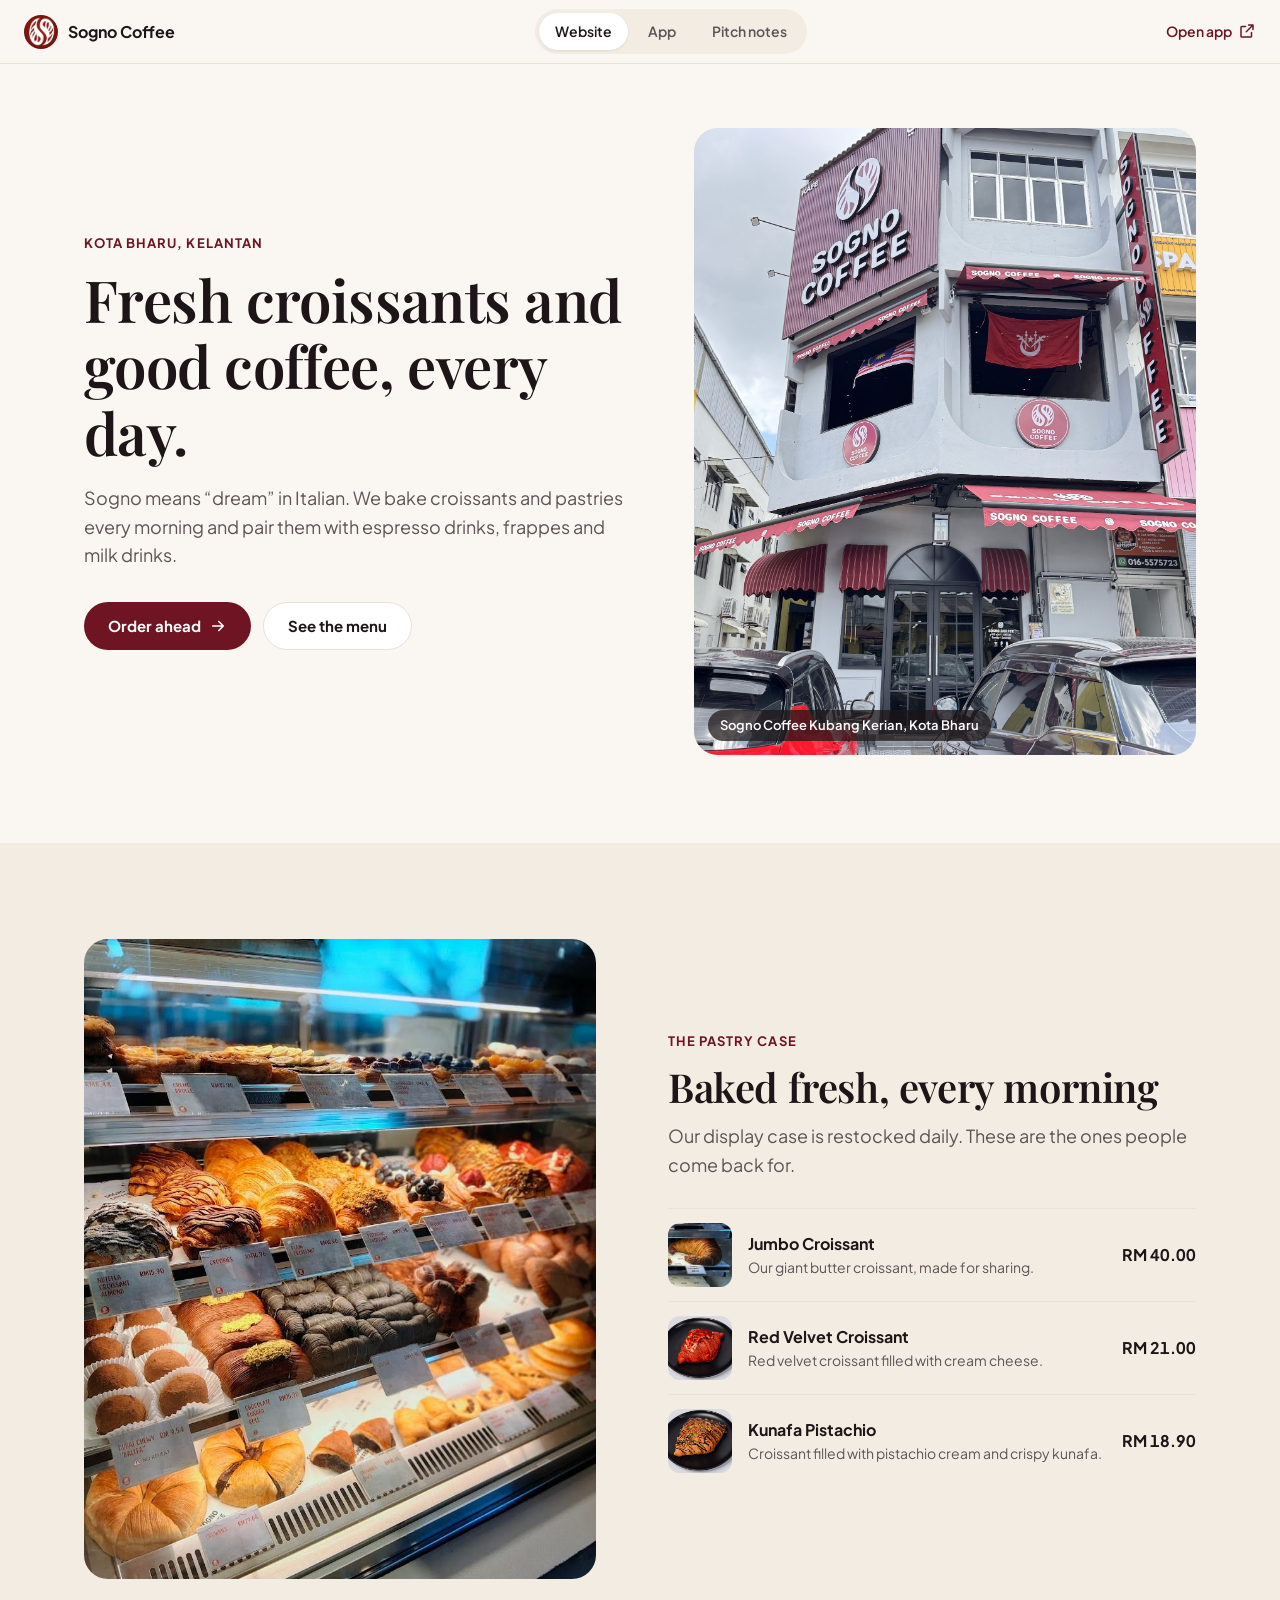
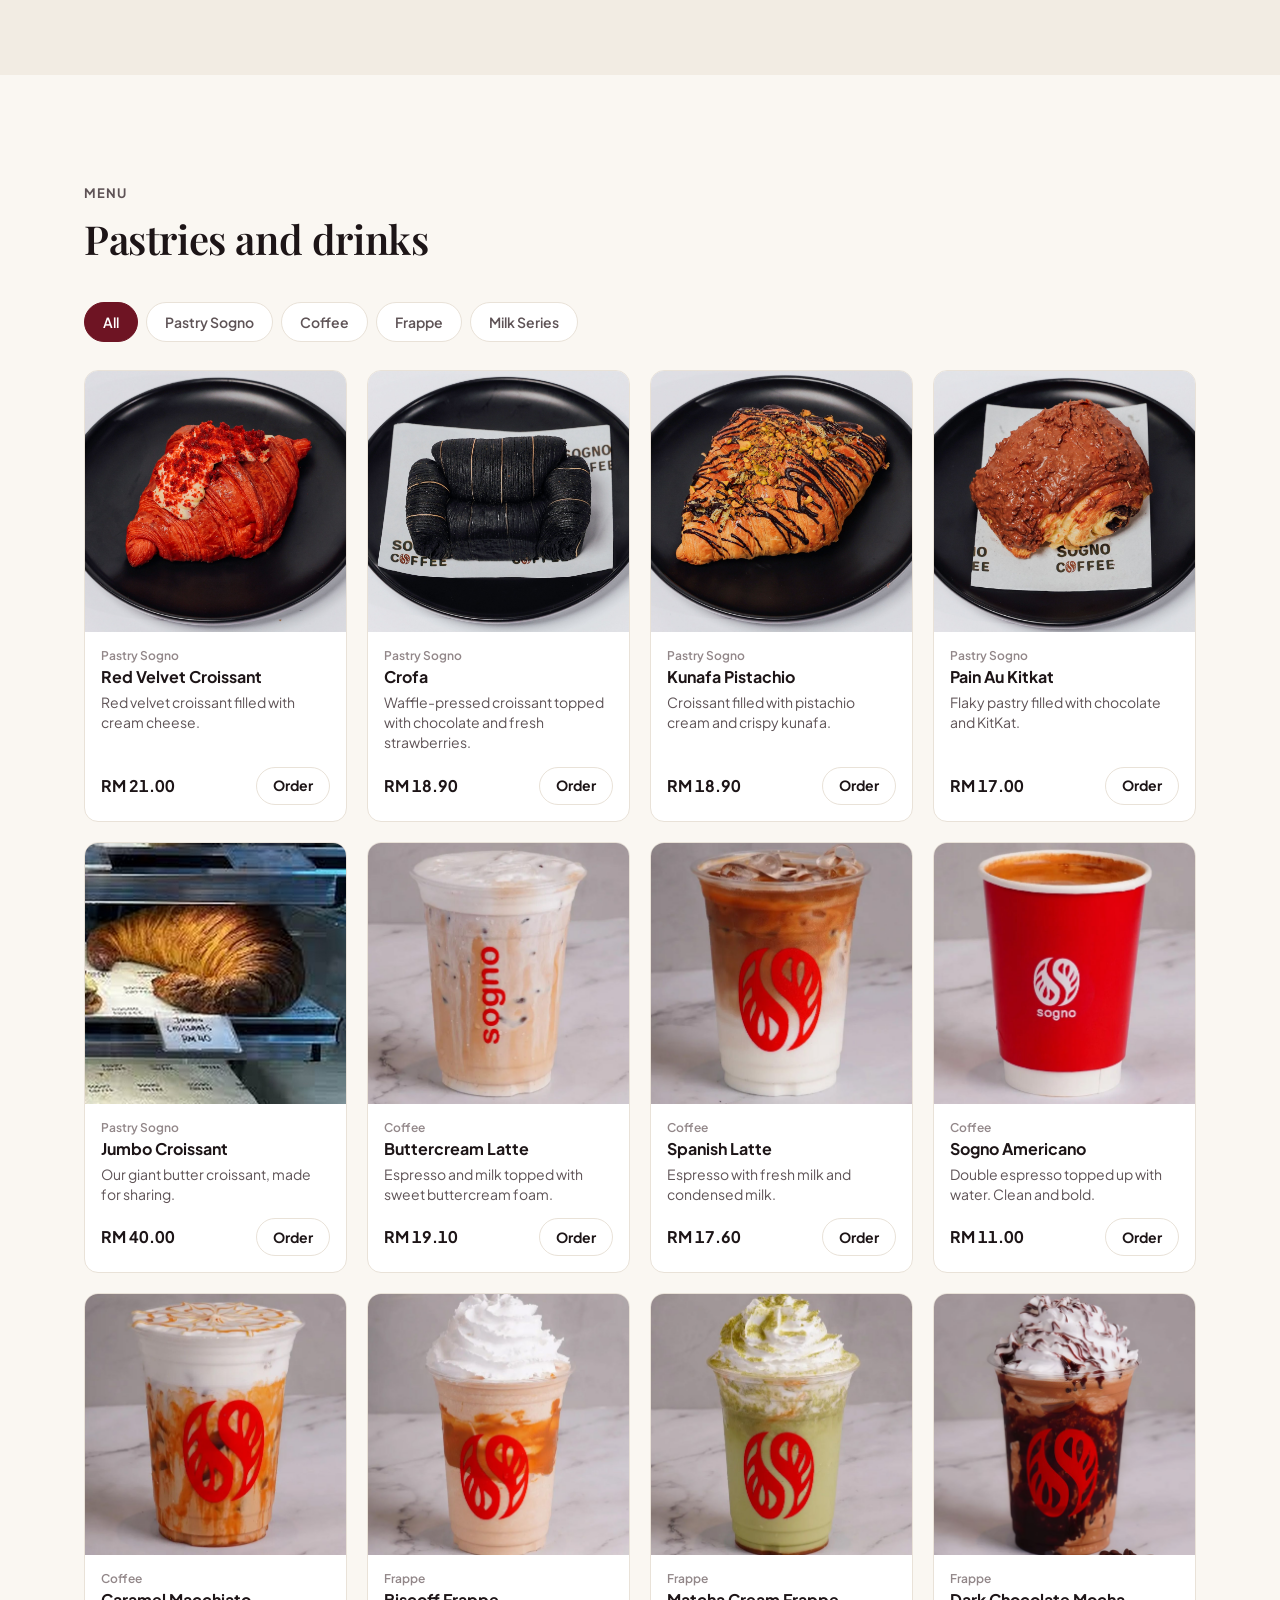
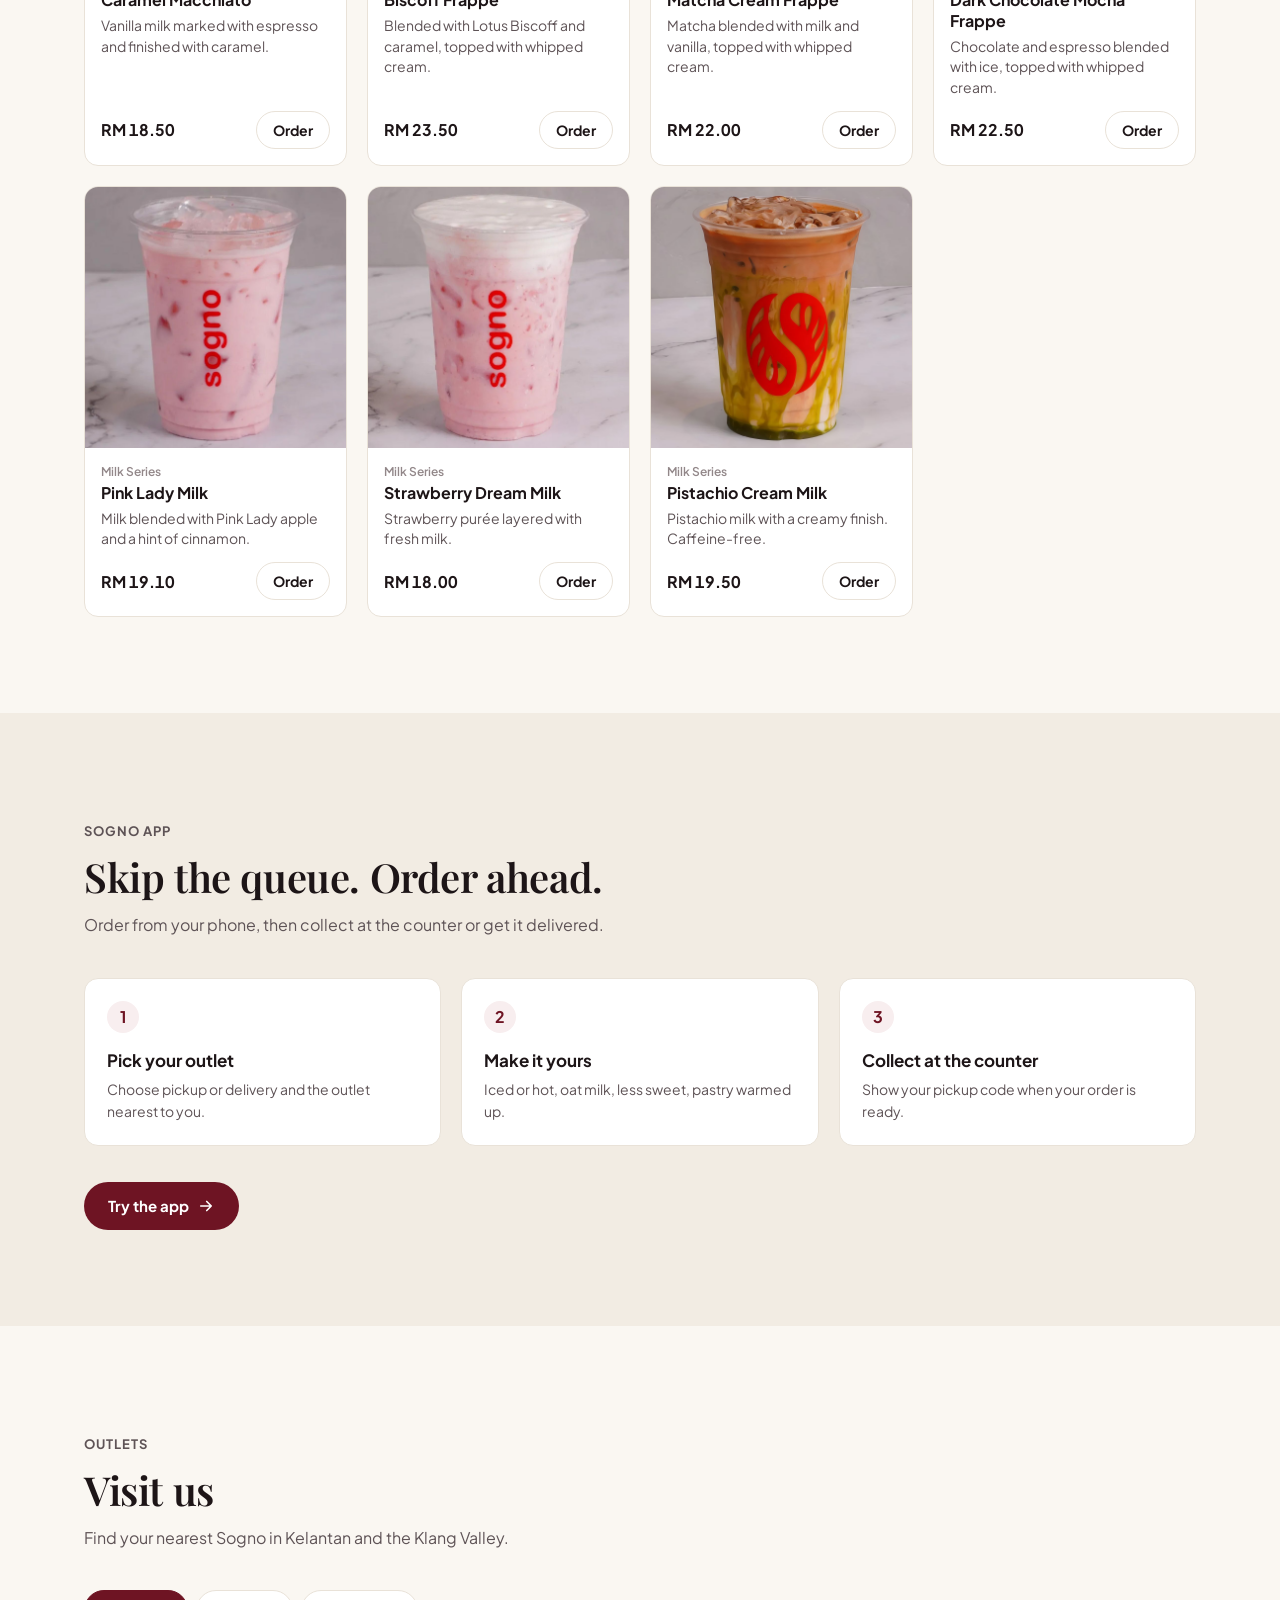
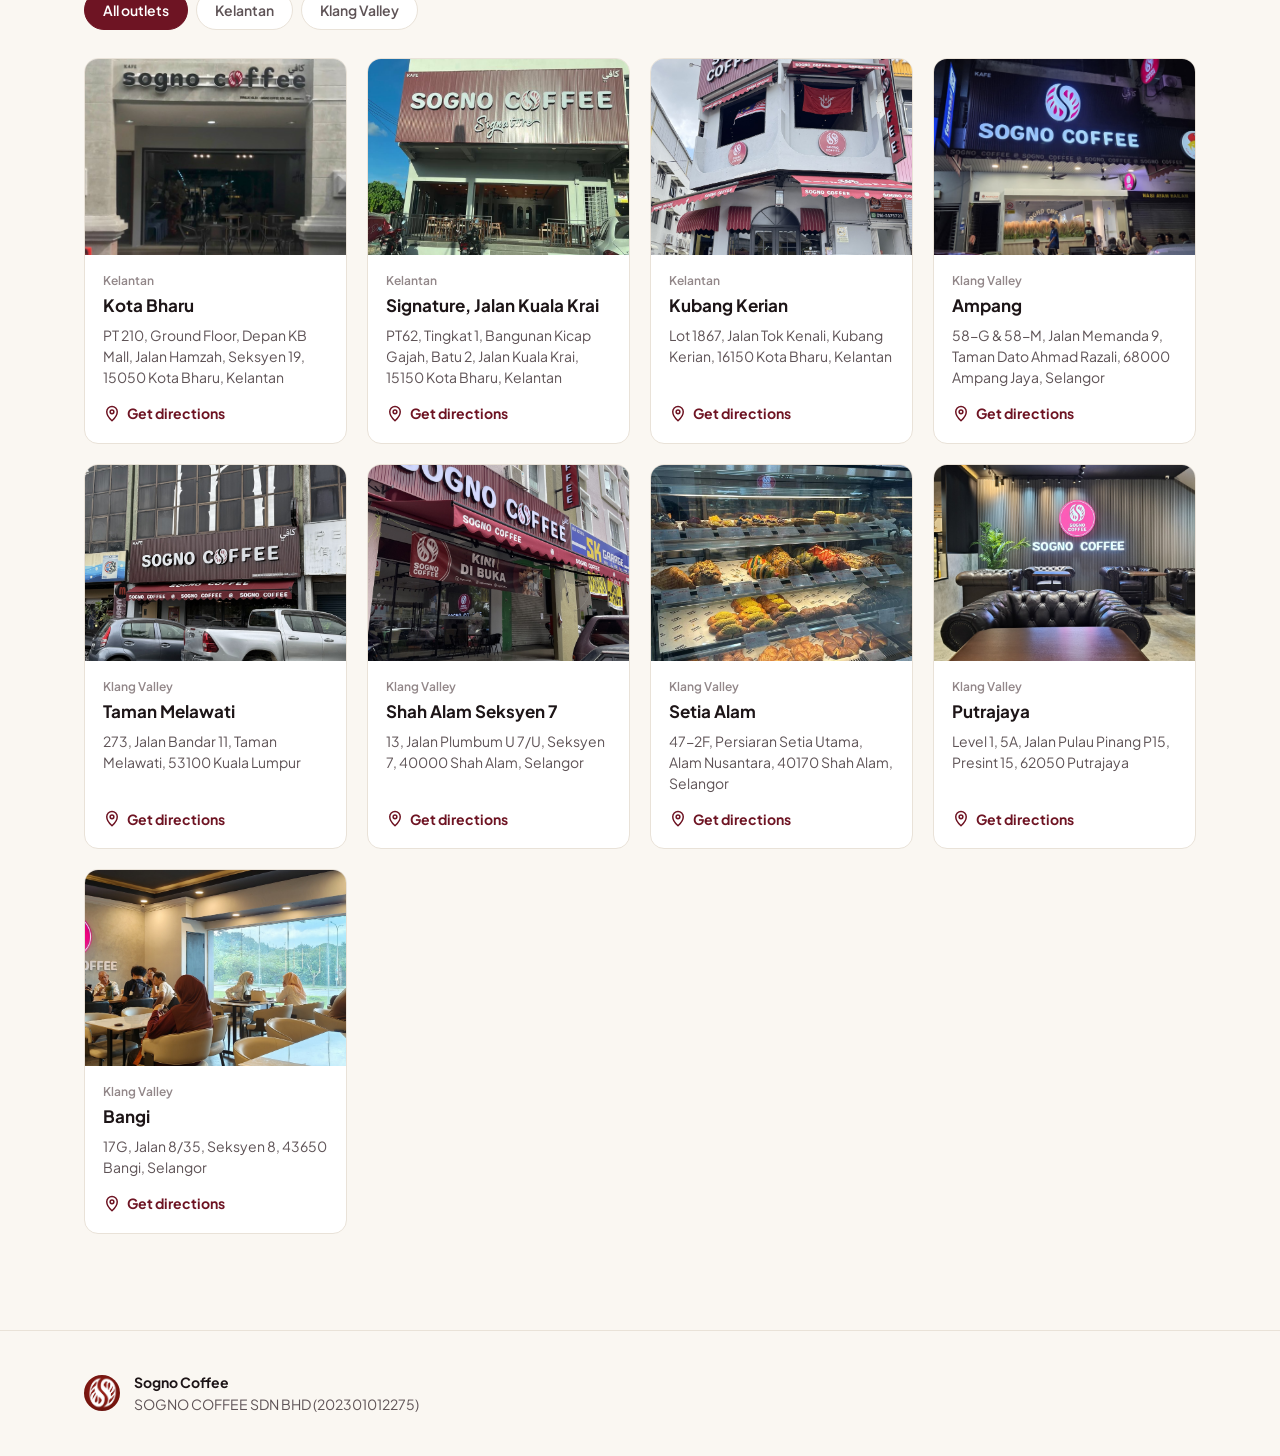
<file: index.html>
<!DOCTYPE html>
<html lang="en">
<head>
  <meta charset="UTF-8">
  <meta name="viewport" content="width=device-width, initial-scale=1.0">
  <title>Sogno Coffee | Croissants & Coffee</title>
  <meta name="description" content="Sogno Coffee: fresh croissants, pastries and coffee from Kota Bharu, Kelantan. Order ahead for pickup or delivery.">
  <link rel="icon" type="image/png" href="assets/images/logo.png">
  <link rel="preconnect" href="https://fonts.googleapis.com">
  <link rel="preconnect" href="https://fonts.gstatic.com" crossorigin>
  <link href="https://fonts.googleapis.com/css2?family=Playfair+Display:wght@600&family=Plus+Jakarta+Sans:wght@400;500;600;700&display=swap" rel="stylesheet">
  <link rel="stylesheet" href="assets/css/site.css">
</head>
<body>
  <svg width="0" height="0" style="position:absolute" aria-hidden="true">
    <symbol id="i-external" viewBox="0 0 24 24"><path d="M14 4h6v6M20 4l-9 9M18 14v5a1 1 0 0 1-1 1H5a1 1 0 0 1-1-1V7a1 1 0 0 1 1-1h5" fill="none" stroke="currentColor" stroke-width="2" stroke-linecap="round" stroke-linejoin="round"/></symbol>
    <symbol id="i-pin" viewBox="0 0 24 24"><path d="M12 21s-7-6.2-7-12a7 7 0 0 1 14 0c0 5.8-7 12-7 12z" fill="none" stroke="currentColor" stroke-width="2" stroke-linejoin="round"/><circle cx="12" cy="9" r="2.5" fill="none" stroke="currentColor" stroke-width="2"/></symbol>
    <symbol id="i-arrow" viewBox="0 0 24 24"><path d="M5 12h14M13 6l6 6-6 6" fill="none" stroke="currentColor" stroke-width="2.2" stroke-linecap="round" stroke-linejoin="round"/></symbol>
  </svg>

  <header class="bar">
    <a class="brand" href="#" data-view-link="site">
      <img src="assets/images/logo.png" alt="">
      <span>Sogno Coffee</span>
    </a>
    <nav class="tabs" role="tablist" aria-label="Demo views">
      <button class="tab" role="tab" data-view="site" aria-selected="true">Website</button>
      <button class="tab" role="tab" data-view="app" aria-selected="false">App</button>
      <button class="tab" role="tab" data-view="pitch" aria-selected="false">Pitch notes</button>
    </nav>
    <a class="bar-link" href="app.html" target="_blank" rel="noopener">Open app <svg class="ic"><use href="#i-external"/></svg></a>
  </header>

  <!-- ================= Website ================= -->
  <main id="view-site">
    <section class="hero">
      <div class="wrap hero-grid">
        <div>
          <p class="eyebrow">Kota Bharu, Kelantan</p>
          <h1>Fresh croissants and good coffee, every day.</h1>
          <p class="lead">
            Sogno means “dream” in Italian. We bake croissants and pastries every morning and pair them with espresso drinks, frappes and milk drinks.
          </p>
          <div class="hero-actions">
            <button class="btn btn-primary" data-view-link="app">Order ahead <svg class="ic"><use href="#i-arrow"/></svg></button>
            <a class="btn btn-ghost" href="#menu">See the menu</a>
          </div>
        </div>
        <figure class="hero-photo">
          <img src="assets/images/outlets/kubang-kerian.jpg" alt="Sogno Coffee Kubang Kerian shopfront">
          <figcaption>Sogno Coffee Kubang Kerian, Kota Bharu</figcaption>
        </figure>
      </div>
    </section>

    <section class="section section-alt">
      <div class="wrap case-grid">
        <div class="case-photo">
          <img src="assets/images/pastry-case.jpg" alt="Sogno Coffee pastry display case">
        </div>
        <div>
          <p class="eyebrow">The pastry case</p>
          <h2>Baked fresh, every morning</h2>
          <p class="lead" style="margin-top:12px;">Our display case is restocked daily. These are the ones people come back for.</p>
          <div class="sig-list" id="sigList"></div>
        </div>
      </div>
    </section>

    <section class="section" id="menu">
      <div class="wrap">
        <div class="section-head">
          <p class="eyebrow">Menu</p>
          <h2>Pastries and drinks</h2>
        </div>
        <div class="chips" id="menuChips" role="group" aria-label="Filter menu"></div>
        <div class="menu-grid" id="menuGrid"></div>
      </div>
    </section>

    <section class="section section-alt">
      <div class="wrap">
        <div class="section-head">
          <p class="eyebrow">Sogno app</p>
          <h2>Skip the queue. Order ahead.</h2>
          <p>Order from your phone, then collect at the counter or get it delivered.</p>
        </div>
        <div class="steps">
          <div class="step">
            <div class="step-no">1</div>
            <h3>Pick your outlet</h3>
            <p>Choose pickup or delivery and the outlet nearest to you.</p>
          </div>
          <div class="step">
            <div class="step-no">2</div>
            <h3>Make it yours</h3>
            <p>Iced or hot, oat milk, less sweet, pastry warmed up.</p>
          </div>
          <div class="step">
            <div class="step-no">3</div>
            <h3>Collect at the counter</h3>
            <p>Show your pickup code when your order is ready.</p>
          </div>
        </div>
        <button class="btn btn-primary" data-view-link="app">Try the app <svg class="ic"><use href="#i-arrow"/></svg></button>
      </div>
    </section>

    <section class="section">
      <div class="wrap">
        <div class="section-head">
          <p class="eyebrow">Outlets</p>
          <h2>Visit us</h2>
          <p>Find your nearest Sogno in Kelantan and the Klang Valley.</p>
        </div>
        <div class="chips" id="outletChips" role="group" aria-label="Filter outlets"></div>
        <div class="outlet-grid" id="outletGrid"></div>
      </div>
    </section>

    <footer class="footer">
      <div class="wrap">
        <img src="assets/images/logo.png" alt="">
        <div>
          <strong>Sogno Coffee</strong>
          SOGNO COFFEE SDN BHD (202301012275)
        </div>
      </div>
    </footer>
  </main>

  <!-- ================= App preview ================= -->
  <main id="view-app" class="preview" hidden>
    <div class="phone">
      <iframe id="appFrame" title="Sogno Coffee app" data-src="app.html"></iframe>
    </div>
    <p class="preview-note">This is the live app. For the best demo, <a href="app.html" target="_blank" rel="noopener">open it on a phone</a>.</p>
  </main>

  <!-- ================= Pitch notes ================= -->
  <main id="view-pitch" class="pitch" hidden>
    <div class="wrap">
      <p class="eyebrow">Pitch notes</p>
      <h1>Why an ordering app helps Sogno</h1>
      <p class="lead">Less crowding at peak hours, better planning for pastries, and a reason for regulars to keep coming back.</p>

      <div class="pillars">
        <div class="pillar">
          <div class="pillar-no">01</div>
          <h3>Plan pastry production</h3>
          <p>Pre-orders for items like the Kunafa Pistachio and Jumbo Croissant tell the kitchen what to bake before the morning rush, so fewer items sell out or go to waste.</p>
        </div>
        <div class="pillar">
          <div class="pillar-no">02</div>
          <h3>Faster pickup at peak hours</h3>
          <p>Customers order on the way and collect at the counter. The queue gets shorter and the barista team can take more orders in the same time.</p>
        </div>
        <div class="pillar">
          <div class="pillar-no">03</div>
          <h3>Sogno Club loyalty</h3>
          <p>A digital stamp card (10 stamps for a free Buttercream Latte) replaces paper cards that get lost, and gives regulars a reason to return.</p>
        </div>
        <div class="pillar">
          <div class="pillar-no">04</div>
          <h3>One menu for every outlet</h3>
          <p>Menu, prices and stock are managed in one place, with room for outlet-specific pricing across Kelantan and the Klang Valley.</p>
        </div>
      </div>

      <div class="section-head">
        <h2>Photo checklist</h2>
        <p>Where each menu photo in the app currently comes from.</p>
      </div>
      <div class="table-wrap">
        <table class="checklist">
          <thead>
            <tr><th>Photo</th><th>Item</th><th>Category</th><th>Price</th><th>Source</th><th>Next step</th></tr>
          </thead>
          <tbody id="checklistBody"></tbody>
        </table>
      </div>
      <div class="note">
        To replace a photo, save the new one as <code>assets/images/menu/&lt;item-id&gt;.jpg</code>. The three stand-in photos and the Jumbo Croissant crop should be reshot first.
      </div>
    </div>
  </main>

  <script src="assets/js/menu-data.js"></script>
  <script src="assets/js/site.js"></script>
</body>
</html>
</file>
<file: assets/css/site.css>
/* Sogno Coffee website + demo shell */

:root {
  --bg: #FAF7F2;
  --bg-2: #F2ECE3;
  --surface: #FFFFFF;
  --ink: #1D1517;
  --ink-2: #5E5356;
  --ink-3: #928789;
  --line: #E9E2D8;
  --brand: #6E1423;
  --brand-dark: #4F0A15;
  --brand-tint: #F8EEEF;
  --success: #1E7A4C;
  --success-tint: #E7F4EC;
  --warn: #8A5A12;
  --warn-tint: #FBF1DF;

  --radius: 14px;
  --radius-lg: 24px;
  --max: 1160px;
  --font: 'Plus Jakarta Sans', -apple-system, BlinkMacSystemFont, 'Segoe UI', Roboto, sans-serif;
  --serif: 'Playfair Display', Georgia, serif;
}

* { box-sizing: border-box; margin: 0; padding: 0; }
[hidden] { display: none !important; }

body {
  font-family: var(--font);
  font-size: 16px;
  line-height: 1.6;
  color: var(--ink);
  background: var(--bg);
  -webkit-font-smoothing: antialiased;
}

img { display: block; max-width: 100%; }
button { font: inherit; color: inherit; background: none; border: 0; cursor: pointer; }
a { color: inherit; }
:focus-visible { outline: 2px solid var(--brand); outline-offset: 3px; }

.ic { width: 18px; height: 18px; flex-shrink: 0; }

.wrap { max-width: var(--max); margin: 0 auto; padding: 0 24px; }

/* ---------- Top bar ---------- */
.bar {
  position: sticky;
  top: 0;
  z-index: 50;
  display: flex;
  align-items: center;
  gap: 16px;
  height: 64px;
  padding: 0 24px;
  background: rgba(250, 247, 242, .92);
  backdrop-filter: blur(12px);
  border-bottom: 1px solid var(--line);
}

.brand {
  display: flex;
  align-items: center;
  gap: 10px;
  text-decoration: none;
  font-weight: 700;
  font-size: 16px;
  white-space: nowrap;
}
.brand img { width: 34px; height: 34px; border-radius: 50%; }

.tabs {
  display: flex;
  gap: 4px;
  margin: 0 auto;
  padding: 4px;
  background: var(--bg-2);
  border-radius: 999px;
}

.tab {
  padding: 7px 16px;
  border-radius: 999px;
  font-size: 14px;
  font-weight: 600;
  color: var(--ink-2);
  white-space: nowrap;
}
.tab[aria-selected="true"] { background: var(--surface); color: var(--ink); box-shadow: 0 1px 3px rgba(0,0,0,.08); }

.bar-link {
  display: inline-flex;
  align-items: center;
  gap: 6px;
  font-size: 14px;
  font-weight: 600;
  color: var(--brand);
  text-decoration: none;
  white-space: nowrap;
}

@media (max-width: 760px) {
  .bar { height: auto; flex-wrap: wrap; padding: 10px 16px; gap: 10px; }
  .brand span { display: none; }
  .tabs { order: 3; width: 100%; margin: 0; }
  .tab { flex: 1; padding: 7px 8px; font-size: 13px; }
  .bar-link { margin-left: auto; }
}

/* ---------- Buttons ---------- */
.btn {
  display: inline-flex;
  align-items: center;
  justify-content: center;
  gap: 8px;
  height: 48px;
  padding: 0 24px;
  border-radius: 999px;
  font-weight: 700;
  font-size: 15px;
  text-decoration: none;
  transition: background .15s, transform .1s;
}
.btn:active { transform: scale(.98); }
.btn-primary { background: var(--brand); color: #fff; }
.btn-primary:hover { background: var(--brand-dark); }
.btn-ghost { border: 1.5px solid var(--line); background: var(--surface); }
.btn-ghost:hover { border-color: var(--ink-3); }
.btn-sm { height: 38px; padding: 0 16px; font-size: 14px; }

/* ---------- Typography ---------- */
.eyebrow {
  font-size: 13px;
  font-weight: 700;
  letter-spacing: .08em;
  text-transform: uppercase;
  color: var(--brand);
  margin-bottom: 12px;
}

h1, h2 { font-family: var(--serif); font-weight: 600; letter-spacing: -.01em; line-height: 1.15; }
h1 { font-size: clamp(36px, 5vw, 58px); }
h2 { font-size: clamp(28px, 3.4vw, 40px); }

.lead { font-size: 18px; color: var(--ink-2); max-width: 540px; }

.section { padding: 96px 0; }
.section-alt { background: var(--bg-2); }
.section-head { max-width: 620px; margin-bottom: 40px; }
.section-head p { color: var(--ink-2); margin-top: 12px; }

@media (max-width: 760px) {
  .section { padding: 64px 0; }
  .lead { font-size: 16px; }
}

/* ---------- Hero ---------- */
.hero { padding: 64px 0 88px; }
.hero-grid {
  display: grid;
  grid-template-columns: 1.05fr .95fr;
  gap: 56px;
  align-items: center;
}
.hero h1 { margin-bottom: 18px; }
.hero-actions { display: flex; gap: 12px; flex-wrap: wrap; margin-top: 32px; }
.hero-facts { display: flex; gap: 32px; margin-top: 40px; flex-wrap: wrap; }
.hero-facts div { font-size: 14px; color: var(--ink-2); }
.hero-facts strong { display: block; font-size: 22px; color: var(--ink); font-weight: 700; }

.hero-photo {
  position: relative;
  border-radius: var(--radius-lg);
  overflow: hidden;
  aspect-ratio: 4 / 5;
  background: var(--bg-2);
}
.hero-photo img { width: 100%; height: 100%; object-fit: cover; object-position: center 30%; }
.hero-photo figcaption {
  position: absolute;
  left: 14px; bottom: 14px;
  padding: 5px 12px;
  border-radius: 999px;
  background: rgba(29, 21, 23, .72);
  color: #fff;
  font-size: 13px;
  font-weight: 600;
}

@media (max-width: 860px) {
  .hero { padding: 40px 0 64px; }
  .hero-grid { grid-template-columns: 1fr; gap: 36px; }
  .hero-photo { aspect-ratio: 4 / 3; }
}

/* ---------- Pastry case ---------- */
.case-grid {
  display: grid;
  grid-template-columns: 1fr 1fr;
  gap: 56px;
  align-items: center;
}
.case-photo { border-radius: var(--radius-lg); overflow: hidden; aspect-ratio: 4 / 5; max-height: 640px; }
.case-photo img { width: 100%; height: 100%; object-fit: cover; }

.sig-list { margin-top: 28px; display: flex; flex-direction: column; }
.sig {
  display: flex;
  align-items: center;
  gap: 16px;
  padding: 14px 0;
  border-top: 1px solid var(--line);
}
.sig img { width: 64px; height: 64px; border-radius: 12px; object-fit: cover; }
.sig-name { font-weight: 700; }
.sig-desc { font-size: 14px; color: var(--ink-2); }
.sig-price { margin-left: auto; font-weight: 700; font-variant-numeric: tabular-nums; white-space: nowrap; }

@media (max-width: 860px) {
  .case-grid { grid-template-columns: 1fr; gap: 32px; }
}

/* ---------- Menu ---------- */
.chips { display: flex; gap: 8px; flex-wrap: wrap; margin-bottom: 28px; }
.chip {
  height: 40px;
  padding: 0 18px;
  border-radius: 999px;
  border: 1.5px solid var(--line);
  background: var(--surface);
  font-size: 14px;
  font-weight: 600;
  color: var(--ink-2);
}
.chip[aria-pressed="true"] { background: var(--brand); border-color: var(--brand); color: #fff; }

.menu-grid {
  display: grid;
  grid-template-columns: repeat(auto-fill, minmax(240px, 1fr));
  gap: 20px;
}

.menu-card {
  display: flex;
  flex-direction: column;
  background: var(--surface);
  border-radius: var(--radius);
  overflow: hidden;
  border: 1px solid var(--line);
}
.menu-card img { aspect-ratio: 1 / 1; width: 100%; object-fit: cover; background: var(--bg-2); }
.menu-card-body { padding: 14px 16px 16px; display: flex; flex-direction: column; flex: 1; }
.menu-card-cat { font-size: 12px; color: var(--ink-3); font-weight: 600; }
.menu-card h3 { font-size: 16px; font-weight: 700; line-height: 1.3; margin-top: 2px; }
.menu-card p { font-size: 14px; color: var(--ink-2); margin-top: 4px; line-height: 1.45; }
.menu-card-foot { display: flex; align-items: center; justify-content: space-between; margin-top: auto; padding-top: 14px; }
.menu-card-price { font-weight: 700; font-variant-numeric: tabular-nums; }

/* ---------- App section ---------- */
.steps {
  display: grid;
  grid-template-columns: repeat(3, 1fr);
  gap: 20px;
  margin-bottom: 36px;
}
.step {
  background: var(--surface);
  border: 1px solid var(--line);
  border-radius: var(--radius);
  padding: 22px;
}
.step-no {
  width: 32px; height: 32px;
  border-radius: 50%;
  background: var(--brand-tint);
  color: var(--brand);
  font-weight: 700;
  display: grid;
  place-items: center;
  margin-bottom: 14px;
}
.step h3 { font-size: 17px; font-weight: 700; }
.step p { font-size: 14px; color: var(--ink-2); margin-top: 4px; }

@media (max-width: 760px) { .steps { grid-template-columns: 1fr; } }

/* ---------- Outlets ---------- */
.outlet-grid {
  display: grid;
  grid-template-columns: repeat(auto-fill, minmax(250px, 1fr));
  gap: 20px;
}
.outlet {
  display: flex;
  flex-direction: column;
  background: var(--surface);
  border: 1px solid var(--line);
  border-radius: var(--radius);
  overflow: hidden;
}
.outlet-photo { width: 100%; aspect-ratio: 4 / 3; object-fit: cover; background: var(--bg-2); }
.outlet-body { display: flex; flex-direction: column; flex: 1; padding: 16px 18px 18px; }
.outlet-region { font-size: 12px; font-weight: 600; color: var(--ink-3); }
.outlet h3 { font-size: 17px; font-weight: 700; margin-top: 2px; }
.outlet p { font-size: 14px; color: var(--ink-2); margin-top: 6px; line-height: 1.5; }
.outlet-directions {
  display: inline-flex;
  align-items: center;
  gap: 6px;
  align-self: flex-start;
  margin-top: auto;
  padding-top: 14px;
  font-size: 14px;
  font-weight: 700;
  color: var(--brand);
  text-decoration: none;
}
.outlet-directions:hover { text-decoration: underline; }

/* ---------- Footer ---------- */
.footer {
  border-top: 1px solid var(--line);
  padding: 40px 0;
  font-size: 14px;
  color: var(--ink-2);
}
.footer .wrap { display: flex; align-items: center; gap: 14px; flex-wrap: wrap; }
.footer img { width: 36px; height: 36px; border-radius: 50%; }
.footer strong { color: var(--ink); display: block; }

/* ---------- App preview view ---------- */
.preview {
  min-height: calc(100vh - 64px);
  padding: 32px 16px 48px;
  display: flex;
  flex-direction: column;
  align-items: center;
  gap: 16px;
  background: var(--bg-2);
}

.phone {
  width: 390px;
  max-width: 100%;
  height: min(844px, calc(100vh - 150px));
  min-height: 600px;
  padding: 10px;
  border-radius: 48px;
  background: #1A1416;
  box-shadow: 0 30px 60px rgba(40, 20, 20, .25);
}

.phone iframe {
  width: 100%;
  height: 100%;
  border: 0;
  border-radius: 38px;
  background: #fff;
  display: block;
}

.preview-note { font-size: 14px; color: var(--ink-2); text-align: center; }
.preview-note a { color: var(--brand); font-weight: 600; }

@media (max-width: 480px) {
  .phone { padding: 0; border-radius: 0; background: none; box-shadow: none; height: calc(100vh - 170px); }
  .phone iframe { border-radius: 16px; border: 1px solid var(--line); }
}

/* ---------- Pitch view ---------- */
.pitch { padding: 56px 0 96px; }
.pitch h1 { font-size: clamp(32px, 4vw, 44px); margin-bottom: 12px; }

.pillars {
  display: grid;
  grid-template-columns: repeat(auto-fit, minmax(250px, 1fr));
  gap: 20px;
  margin: 40px 0 72px;
}
.pillar {
  background: var(--surface);
  border: 1px solid var(--line);
  border-radius: var(--radius);
  padding: 24px;
}
.pillar-no { font-size: 13px; font-weight: 700; color: var(--brand); }
.pillar h3 { font-size: 18px; font-weight: 700; margin: 6px 0 8px; line-height: 1.3; }
.pillar p { font-size: 15px; color: var(--ink-2); }

.table-wrap { overflow-x: auto; border: 1px solid var(--line); border-radius: var(--radius); background: var(--surface); }

.checklist { width: 100%; border-collapse: collapse; font-size: 14px; min-width: 720px; }
.checklist th {
  text-align: left;
  font-size: 12px;
  font-weight: 700;
  text-transform: uppercase;
  letter-spacing: .05em;
  color: var(--ink-3);
  padding: 12px 16px;
  border-bottom: 1px solid var(--line);
  background: var(--bg);
}
.checklist td { padding: 10px 16px; border-bottom: 1px solid var(--line); vertical-align: middle; }
.checklist tr:last-child td { border-bottom: 0; }
.checklist img { width: 44px; height: 44px; border-radius: 8px; object-fit: cover; }
.checklist .price { font-variant-numeric: tabular-nums; white-space: nowrap; }

.status {
  display: inline-block;
  font-size: 12px;
  font-weight: 700;
  padding: 3px 10px;
  border-radius: 999px;
  white-space: nowrap;
}
.status-ok { background: var(--success-tint); color: var(--success); }
.status-warn { background: var(--warn-tint); color: var(--warn); }

.note {
  margin-top: 24px;
  padding: 18px 20px;
  border-radius: var(--radius);
  background: var(--brand-tint);
  color: var(--brand-dark);
  font-size: 15px;
}
.note code { font-size: 13px; background: rgba(255,255,255,.7); padding: 1px 6px; border-radius: 4px; }
</file>
